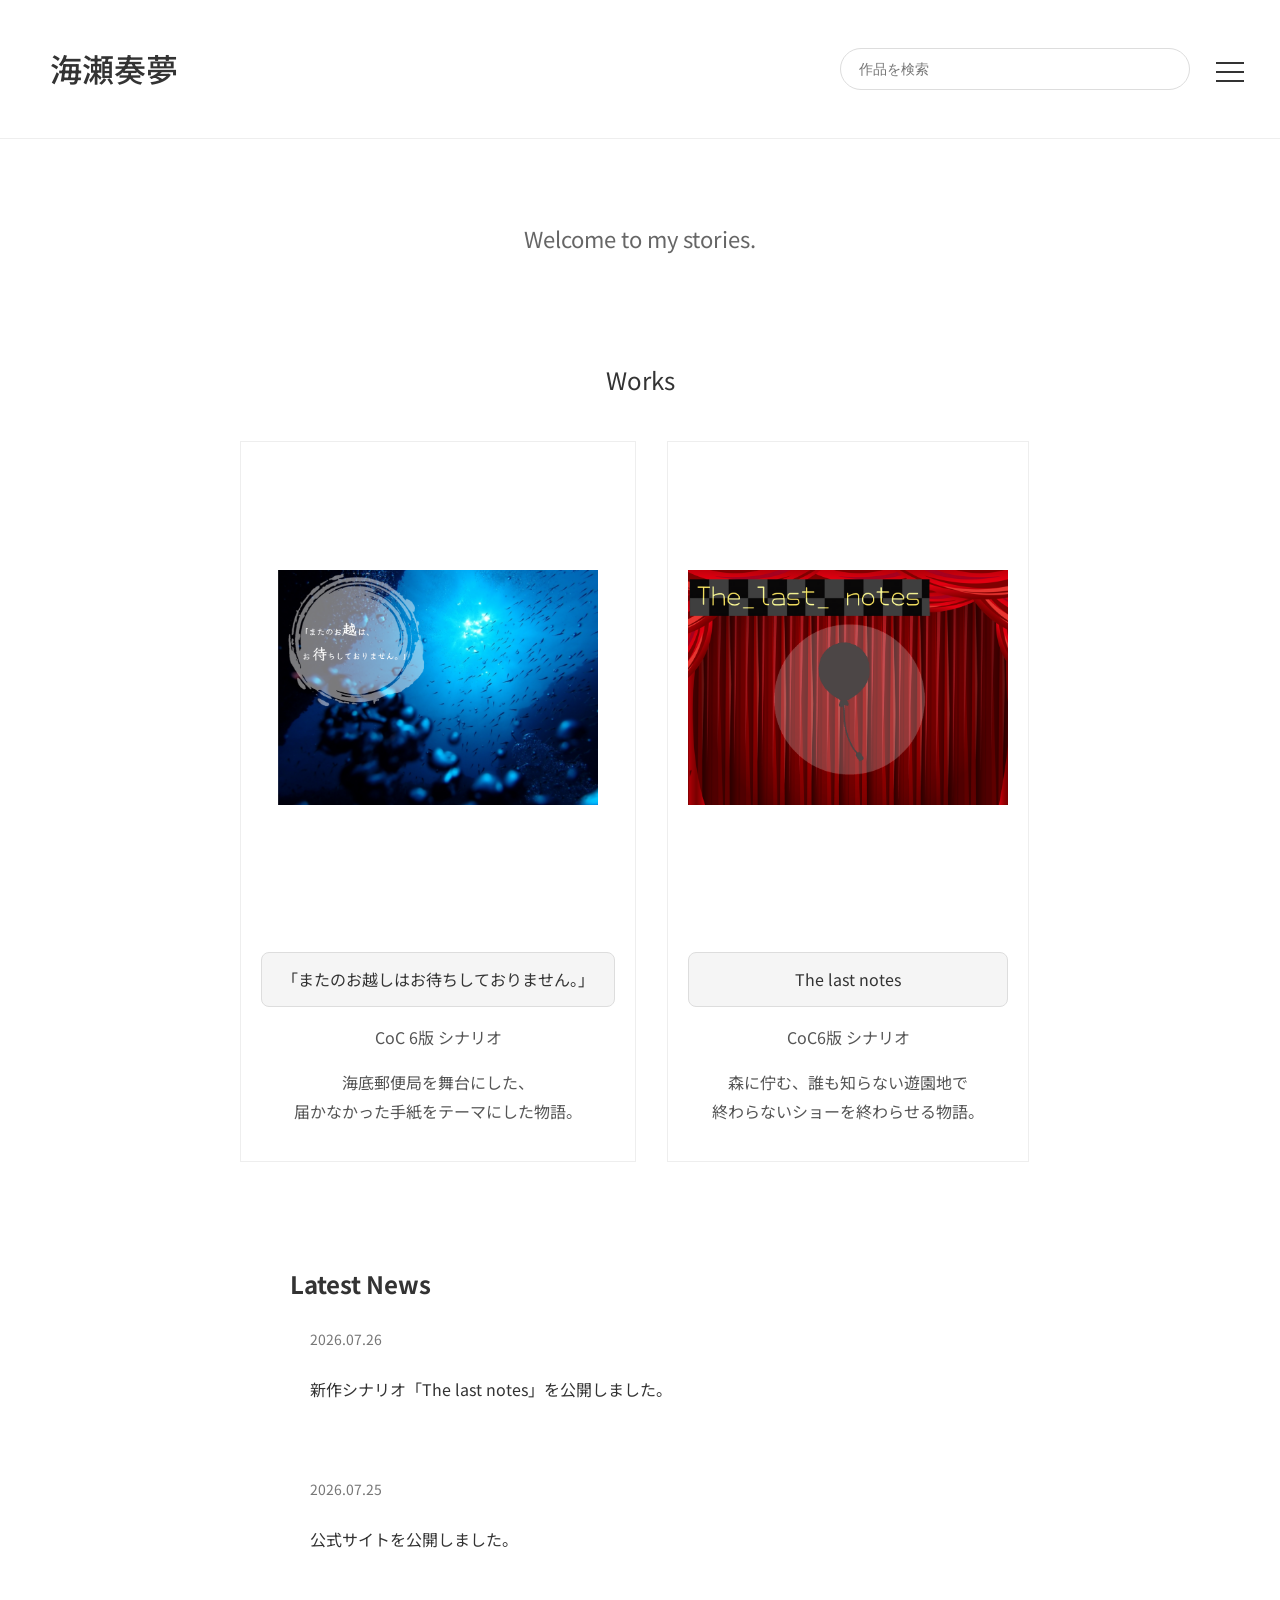
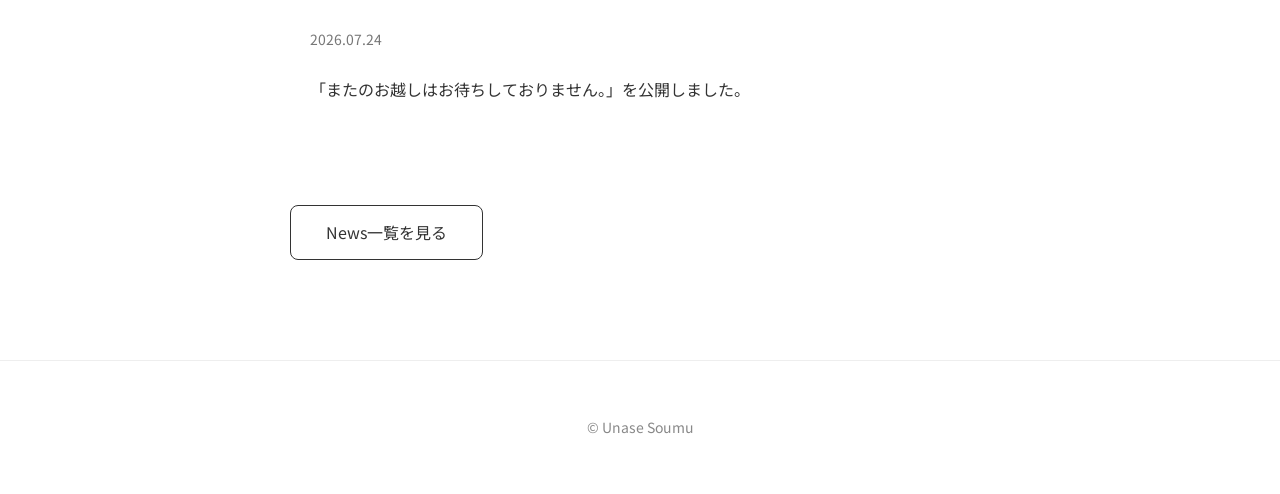
<file: index.html>
<!DOCTYPE html>
<html lang="ja">
<head>
    <meta charset="UTF-8">
    <link rel="icon" href="favicon.png">
    <meta name="viewport" content="width=device-width, initial-scale=1.0">
 <title>海瀬奏夢TRPG</title>
    <meta name="description" content="クトゥルフ神話TRPG6版ソロシナリオ『またのお越しはお待ちしておりません。』海底郵便局を舞台に、届かなかった手紙をテーマにした物語作品。">
    <link rel="preconnect" href="https://fonts.googleapis.com">
<link href="https://fonts.googleapis.com/css2?family=Noto+Sans+JP:wght@300;400;500&display=swap" rel="stylesheet">
    <link rel="stylesheet" href="style.css">
</head>

<body>

<header>

    <a href="index.html" class="logo">
         海瀬奏夢
    </a>


    <div class="search">
        <input 
        type="text" 
        id="searchInput" 
        placeholder="作品を検索">
    </div>


    <button class="menu-button" id="menuButton">
        <span></span>
        <span></span>
        <span></span>
    </button>


    <nav class="menu-panel" id="menuPanel">

        <a href="works.html">Works</a>
        <a href="world.html">World</a>
        <a href="about.html">About</a>
        <a href="news.html">News</a>
        <a href="request.html">Request</a>
        <a href="contact.html">Contact</a>

    </nav>

</header>
    <div id="searchResults"></div>

    <section class="hero">
    <p>Welcome to my stories.</p>
</section>
    <section class="works">

<h2>Works</h2>


<div class="work-card">

<a href="work1.html" class="work-link">

<div class="image-box">
<img src="images/mata-no-okoshi.png"
alt="またのお越しはお待ちしておりません。">
</div>

<div class="work-button">
「またのお越しはお待ちしておりません。」
</div>

</a>

<p>CoC 6版 シナリオ</p>

<p>
海底郵便局を舞台にした、<br>
届かなかった手紙をテーマにした物語。
</p>

</div>



<div class="work-card">

<a href="work2.html" class="work-link">

<div class="image-box">
<img src="images/the-last-notes.png"
alt="The last notes">
</div>

<div class="work-button the">
    The last notes
</div>

</a>

<p>CoC6版 シナリオ</p>

<p>
    森に佇む、誰も知らない遊園地で<br>
    終わらないショーを終わらせる物語。
</p>

</div>


</section>




<section class="news-preview">

    <h2>Latest News</h2>

    <div class="news-item">
        <p class="date">2026.07.26</p>
        <p>新作シナリオ「The last notes」を公開しました。</p>
    </div>

    <div class="news-item">
        <p class="date">2026.07.25</p>
        <p>公式サイトを公開しました。</p>
    </div>

    <div class="news-item">
        <p class="date">2026.07.24</p>
        <p>「またのお越しはお待ちしておりません。」を公開しました。</p>
    </div>

    <a href="news.html" class="button">
        News一覧を見る
    </a>

</section>


 <footer>

   <p>© Unase Soumu</p>

</footer>
    <script src="script.js"></script>
</body>
</html>
</file>
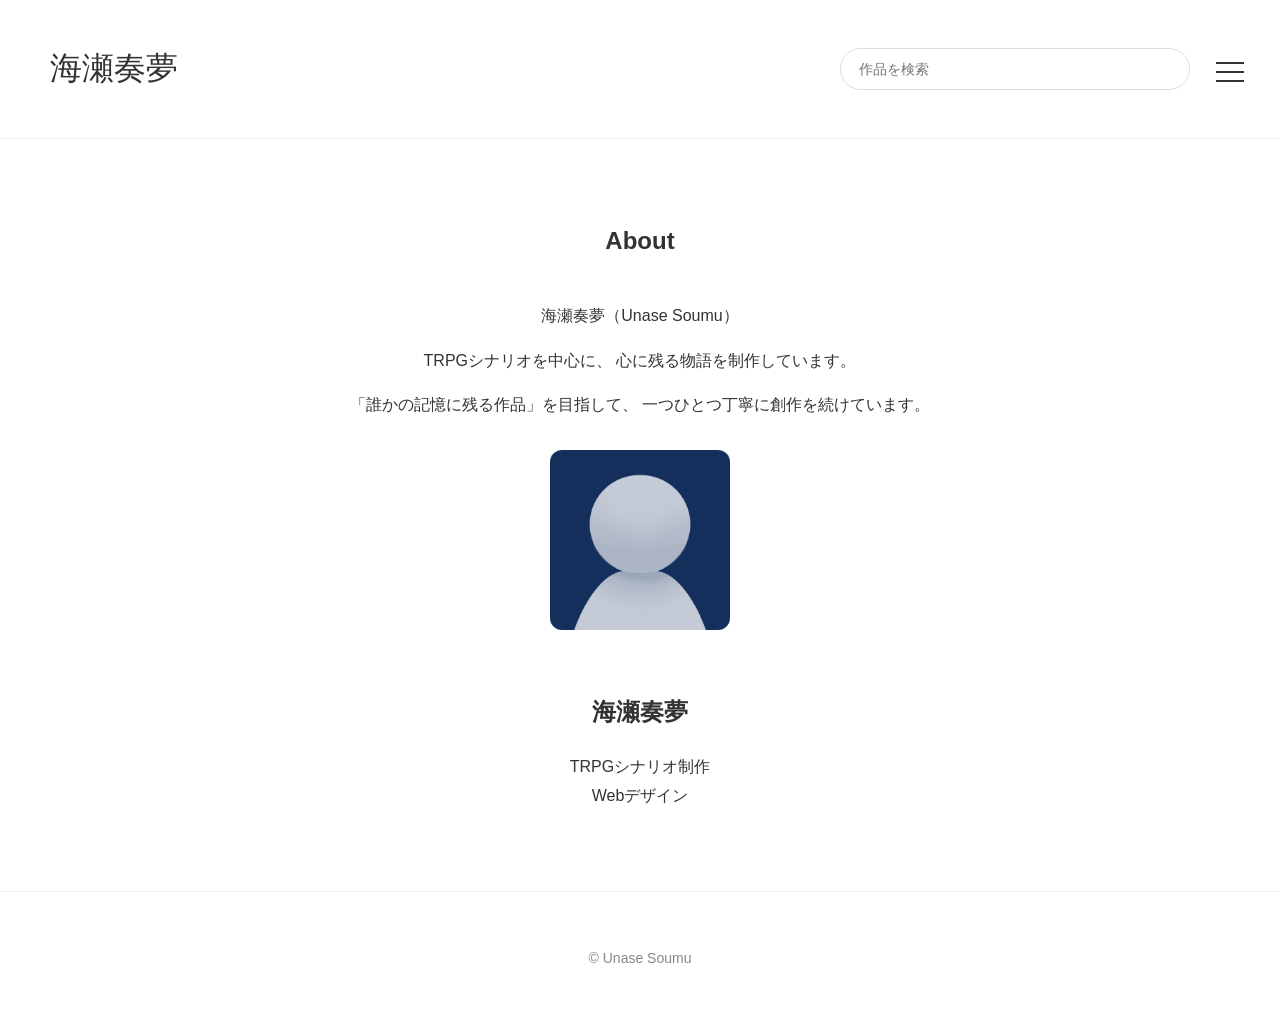
<file: about.html>
<!DOCTYPE html>
<html lang="ja">
<head>
    <meta charset="UTF-8">
    <meta name="viewport" content="width=device-width, initial-scale=1.0">
    <title>About｜海瀬奏夢</title>

    <link rel="stylesheet" href="style.css">
</head>

<body>

<header>

    <a href="index.html" class="logo">
        海瀬奏夢
    </a>
<div class="search">
    <input 
        type="text" 
        id="searchInput" 
        placeholder="作品を検索">
</div>

    <button class="menu-button" id="menuButton">

        <span></span>
        <span></span>
        <span></span>

    </button>


    <nav class="menu-panel" id="menuPanel">

        <a href="works.html">Works</a>
        <a href="world.html">World</a>
        <a href="about.html">About</a>
        <a href="news.html">News</a>
        <a href="request.html">Request</a>
        <a href="contact.html">Contact</a>

    </nav>

</header>
<section class="about-page">

<h1>About</h1>

<p>
海瀬奏夢（Unase Soumu）
</p>

<p>
TRPGシナリオを中心に、
心に残る物語を制作しています。
</p>

<p>
「誰かの記憶に残る作品」を目指して、
一つひとつ丁寧に創作を続けています。
</p>

<div class="profile-card">

    <img src="images/海瀬奏夢" alt="海瀬奏夢">

    <h2>海瀬奏夢</h2>

    <p>
    TRPGシナリオ制作<br>
    Webデザイン
    </p>


  

</div>

</section>

<footer>

<p>© Unase Soumu</p>

</footer>
<script src="./script.js"></script>
</body>
</html>
</file>
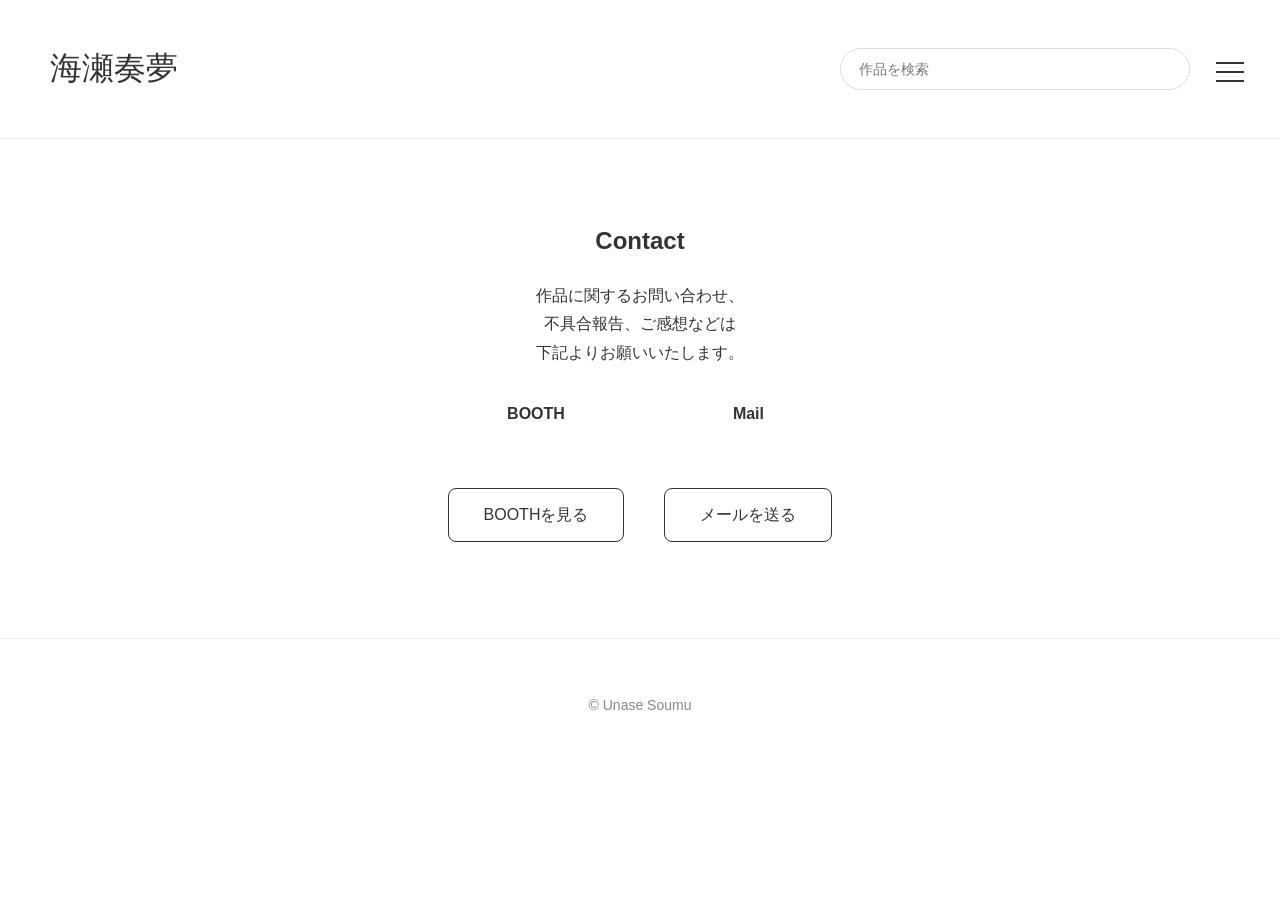
<file: contact.html>
<!DOCTYPE html>
<html lang="ja">
<head>
    <meta charset="UTF-8">
    <meta name="viewport" content="width=device-width, initial-scale=1.0">
    <title>Contact｜海瀬奏夢</title>

    <link rel="stylesheet" href="style.css">
</head>

<body>

<header>

    <a href="index.html" class="logo">
        海瀬奏夢
    </a>
<div class="search">
    <input 
        type="text" 
        id="searchInput" 
        placeholder="作品を検索">
</div>

    <button class="menu-button" id="menuButton">

        <span></span>
        <span></span>
        <span></span>

    </button>


    <nav class="menu-panel" id="menuPanel">

        <a href="works.html">Works</a>
        <a href="world.html">World</a>
        <a href="about.html">About</a>
        <a href="news.html">News</a>
        <a href="request.html">Request</a>
        <a href="contact.html">Contact</a>

    </nav>

</header>

<section class="contact-page">

    <h1>Contact</h1>

    <p>
        作品に関するお問い合わせ、<br>
        不具合報告、ご感想などは<br>
        下記よりお願いいたします。
    </p>

    <div class="contact-list">

        <p>
            <strong>BOOTH</strong><br><br>

            <a href="https://unase.booth.pm/" class="button" target="_blank">
                BOOTHを見る
            </a>
        </p>

        <p>
            <strong>Mail</strong><br><br>

            <a href="mailto:unasesoumu@gmail.com" class="button">
                メールを送る
            </a>
        </p>

    </div>

</section>

<footer>
    <p>© Unase Soumu</p>
</footer>
<script src="./script.js"></script>
</body>
</html>
</file>
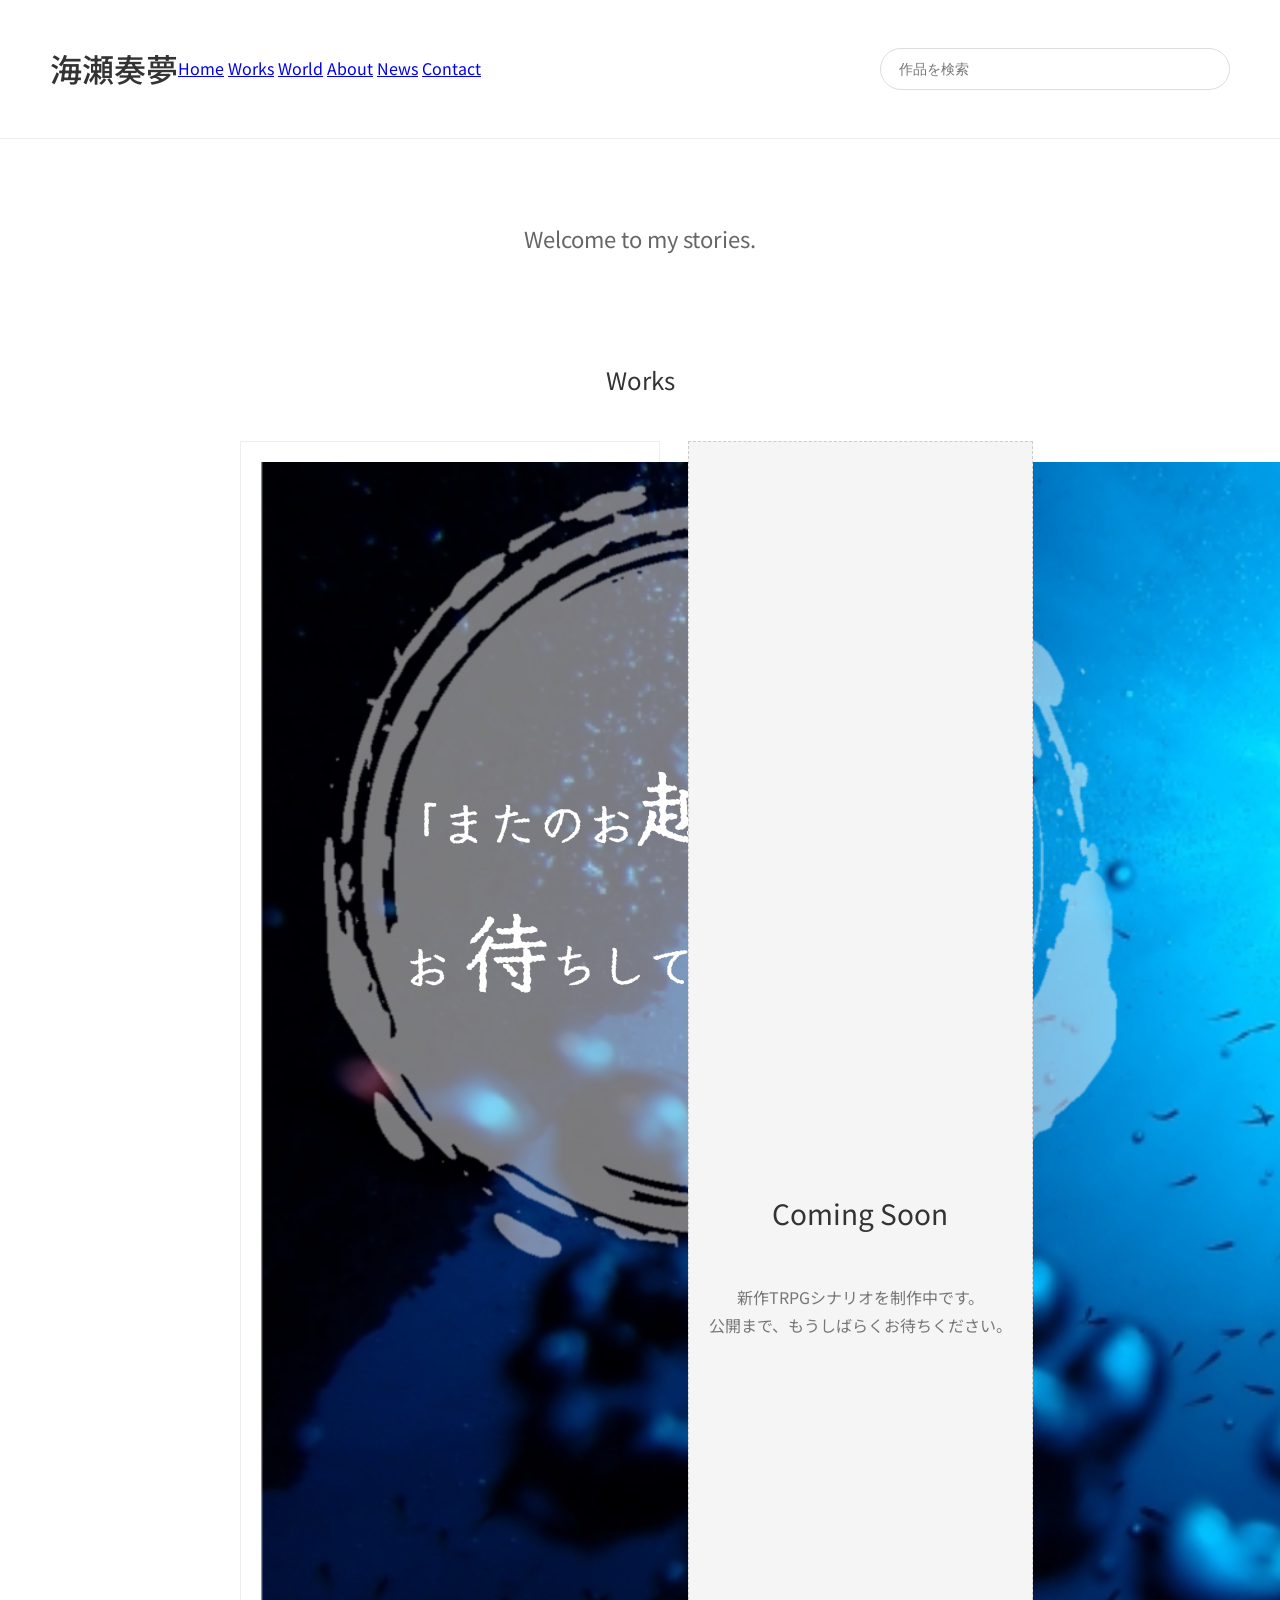
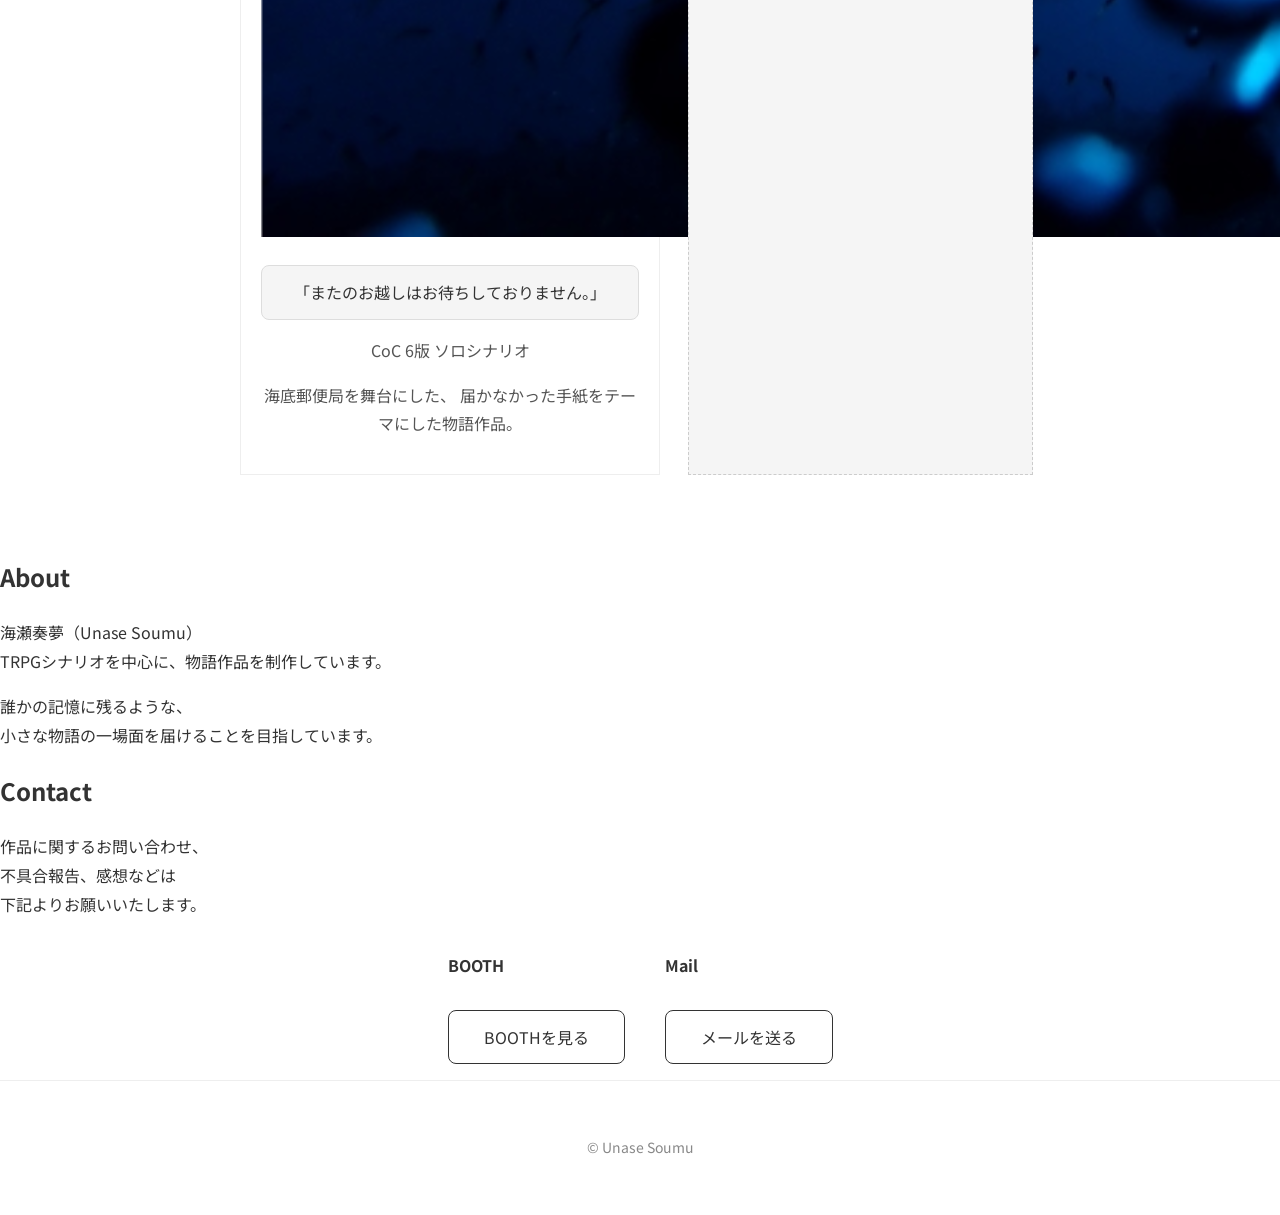
<file: index_old.html>
<!DOCTYPE html>
<html lang="ja">
<head>
    <meta charset="UTF-8">
    <link rel="icon" href="favicon.png">
    <meta name="viewport" content="width=device-width, initial-scale=1.0">
 <title>海瀬奏夢｜TRPGシナリオ</title>
    <meta name="description" content="クトゥルフ神話TRPG6版ソロシナリオ『またのお越しはお待ちしておりません。』海底郵便局を舞台に、届かなかった手紙をテーマにした物語作品。">
    <link rel="preconnect" href="https://fonts.googleapis.com">
<link href="https://fonts.googleapis.com/css2?family=Noto+Sans+JP:wght@300;400;500&display=swap" rel="stylesheet">
    <link rel="stylesheet" href="style.css">
</head>

<body>

<header>

    <a href="index.html" class="logo">
         海瀬奏夢
    </a>

    <nav class="menu">

        <a href="index.html">Home</a>
        <a href="works.html">Works</a>
        <a href="world.html">World</a>
        <a href="about.html">About</a>
        <a href="news.html">News</a>
        <a href="contact.html">Contact</a>

    </nav>

    <div class="search">

        <input
        id="searchInput"
        type="text"
        placeholder="作品を検索">

    </div>

</header>
    <div id="searchResults"></div>

    <section class="hero">
    <p>Welcome to my stories.</p>
</section>
    
<section class="works">

    <h2>Works</h2>

<div class="work-card" data-name="またのお越しはお待ちしておりません CoC6版 ソロシナリオ 海底郵便局">
  <a href="work1.html" class="work-link">

    <img src="images/mata-no-okoshi.png" alt="「またのお越しはお待ちしておりません。」">

    <div class="work-button">
        「またのお越しはお待ちしておりません。」
    </div>

</a>

    <p>CoC 6版 ソロシナリオ</p>

    <p>
        海底郵便局を舞台にした、
        届かなかった手紙をテーマにした物語作品。
    </p>

</div>
<div class="work-card coming-soon">

    <h3>Coming Soon</h3>

    <p>
        新作TRPGシナリオを制作中です。<br>
        公開まで、もうしばらくお待ちください。
    </p>

</div>
</section>
<section class="about">

    <h2>About</h2>

    <p>
        海瀬奏夢（Unase Soumu）<br>
        TRPGシナリオを中心に、物語作品を制作しています。
    </p>

    <p>
        誰かの記憶に残るような、<br>
        小さな物語の一場面を届けることを目指しています。
    </p>

</section>
<section class="contact">

    <h2>Contact</h2>

    <p>
        作品に関するお問い合わせ、<br>
        不具合報告、感想などは<br>
        下記よりお願いいたします。
    </p>

    <div class="contact-list">

<p>
    <strong>BOOTH</strong><br>

    <a href="https://unase.booth.pm/" class="button" target="_blank">
        BOOTHを見る
    </a>

</p>
<p>
    <strong>Mail</strong><br>

    <a href="mailto:unasesoumu@gmail.com" class="button">
        メールを送る
    </a>

</p>

    </div>

</section>
 <footer>

   <p>© Unase Soumu</p>
</file>
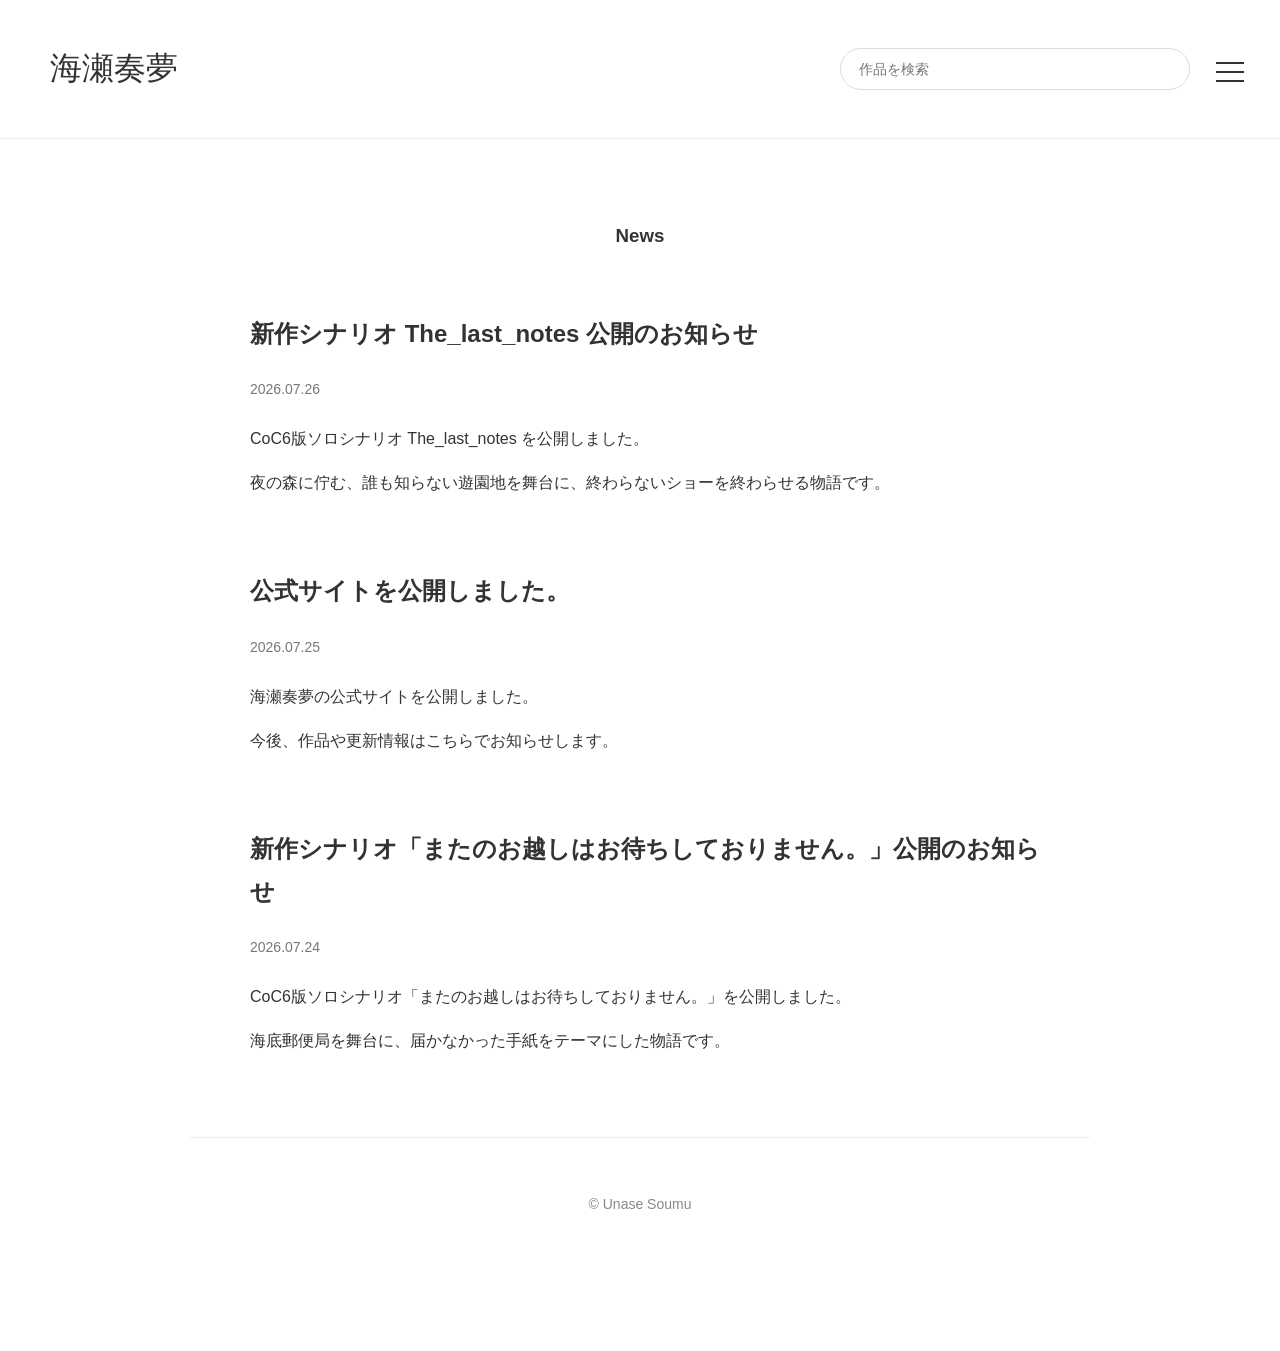
<file: news.html>
<!DOCTYPE html>
<html lang="ja">
<head>
    <meta charset="UTF-8">
    <meta name="viewport" content="width=device-width, initial-scale=1.0">
    <title>News｜海瀬奏夢</title>

    <link rel="stylesheet" href="style.css">
</head>

<body>

<header>

    <a href="index.html" class="logo">
        海瀬奏夢
    </a>
<div class="search">
    <input 
        type="text" 
        id="searchInput" 
        placeholder="作品を検索">
</div>

    <button class="menu-button" id="menuButton">

        <span></span>
        <span></span>
        <span></span>

    </button>


    <nav class="menu-panel" id="menuPanel">

        <a href="works.html">Works</a>
        <a href="world.html">World</a>
        <a href="about.html">About</a>
        <a href="news.html">News</a>
        <a href="request.html">Request</a>
        <a href="contact.html">Contact</a>

    </nav>

</header>
<section class="news-page">


<section class="news-page">

<h1>News</h1>

<div class="news-item">
    <h2>新作シナリオ The_last_notes 公開のお知らせ</h2>
    <p class="date">2026.07.26</p>
    <p>CoC6版ソロシナリオ The_last_notes を公開しました。</p>
    <p>夜の森に佇む、誰も知らない遊園地を舞台に、終わらないショーを終わらせる物語です。</p>
</div>
    <div class="news-item">
    <h2>公式サイトを公開しました。</h2>
    <p class="date">2026.07.25</p>
    <p>海瀬奏夢の公式サイトを公開しました。</p>
    <p>今後、作品や更新情報はこちらでお知らせします。</p>
</div>
<div class="news-item">
    <h2>新作シナリオ「またのお越しはお待ちしておりません。」公開のお知らせ</h2>
    <p class="date">2026.07.24</p>
    <p>CoC6版ソロシナリオ「またのお越しはお待ちしておりません。」を公開しました。</p>
    <p>海底郵便局を舞台に、届かなかった手紙をテーマにした物語です。</p>
</div>


</section>

<footer>
<p>© Unase Soumu</p>
</footer>
<script src="./script.js"></script>
</body>
</html>
</file>
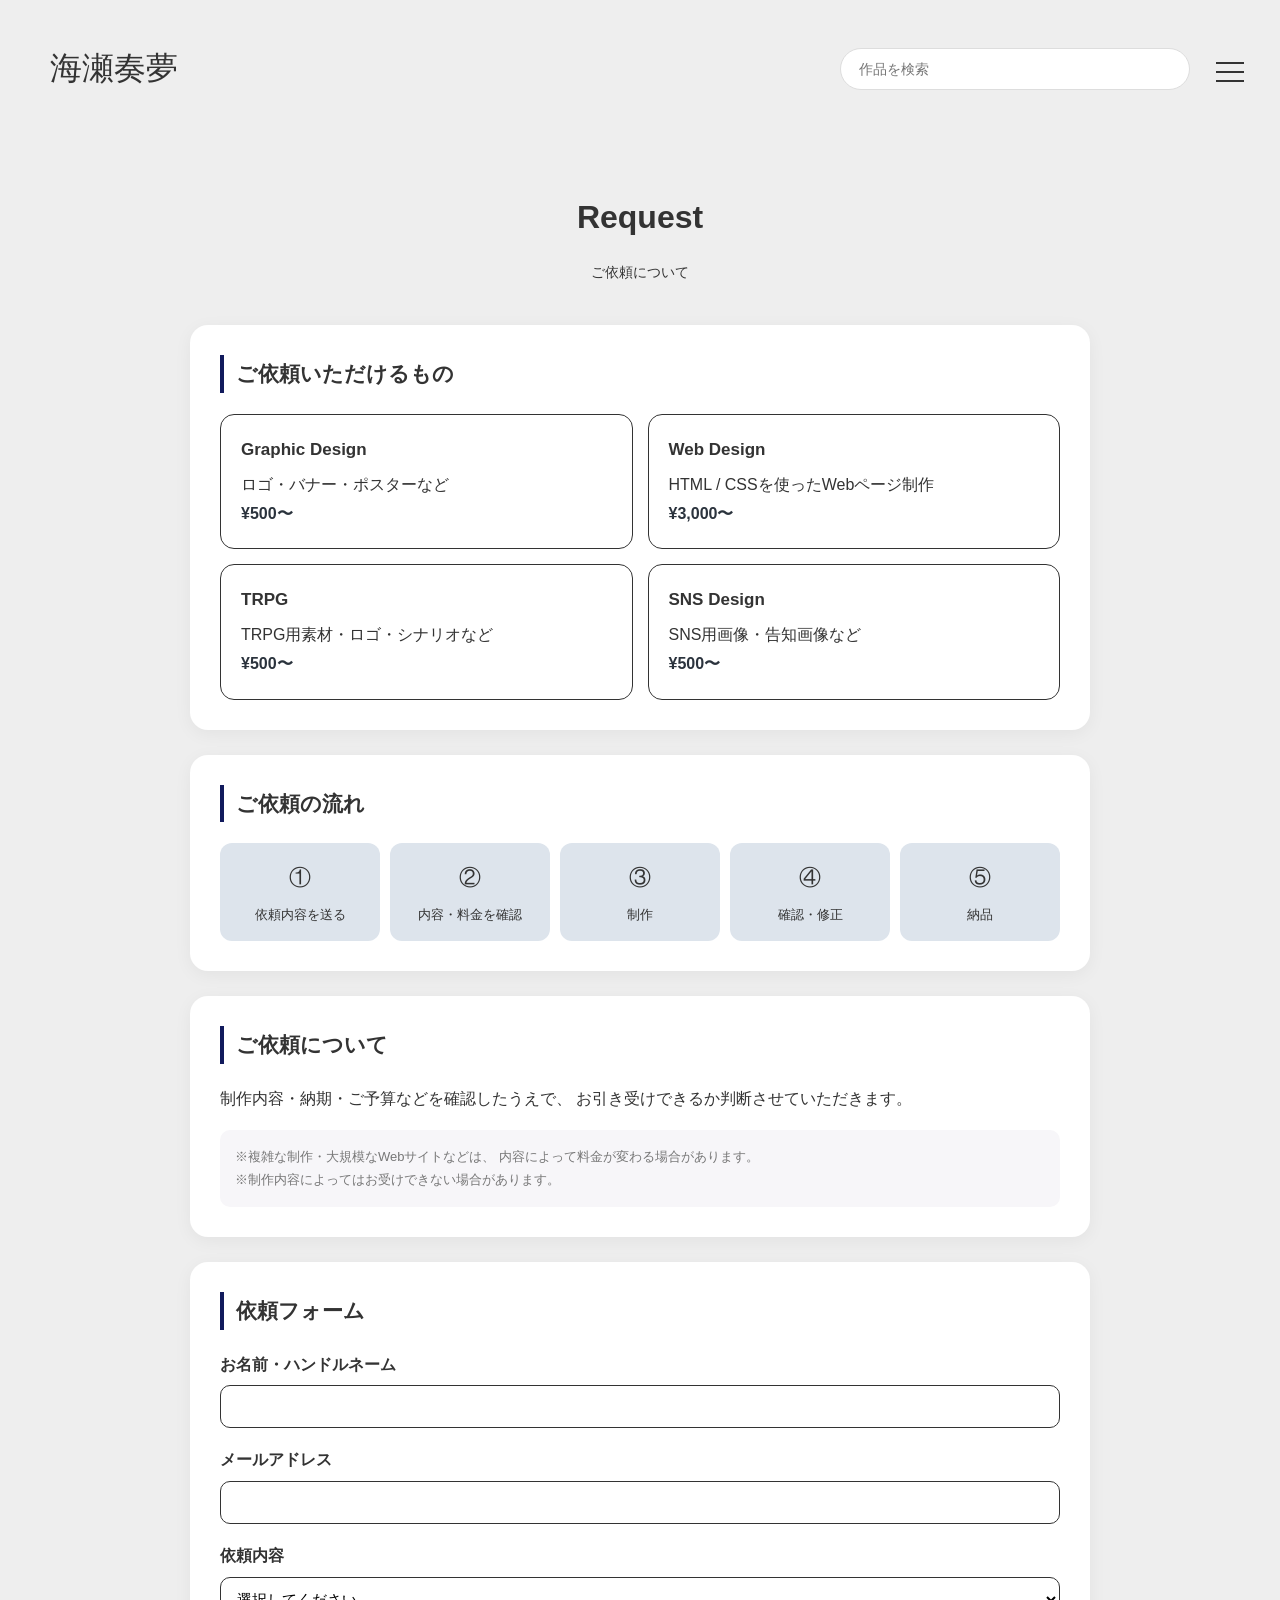
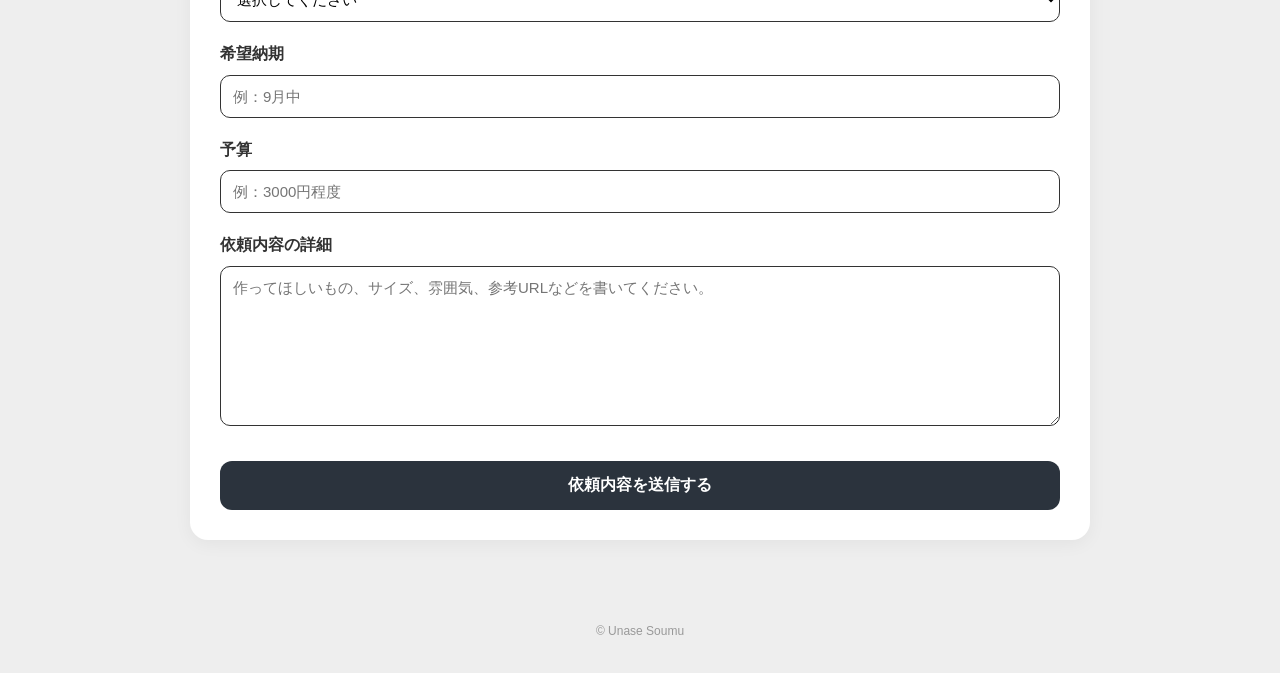
<file: request.html>
<!DOCTYPE html>
<html lang="ja">
<head>

  <meta charset="UTF-8">
  <meta name="viewport" content="width=device-width, initial-scale=1.0">

  <title>ご依頼 | 海瀬奏夢</title>

  <link rel="stylesheet" href="style.css">

  <style>

    * {
      box-sizing: border-box;
    }

    body {
      margin: 0;
      font-family:
        "Noto Sans JP",
        "Hiragino Kaku Gothic ProN",
        sans-serif;
      background: #eeeeee;
      color: #333;
      line-height: 1.8;
    }

    main {
      width: min(900px, 92%);
      margin: 50px auto;
    }

    .title {
      text-align: center;
      margin-bottom: 40px;
    }

    .title h2 {
      font-size: 32px;
      margin-bottom: 5px;
    }

    .title p {
      color: #333;
      font-size: 14px;
    }

    section {
      background: white;
      padding: 30px;
      margin-bottom: 25px;
      border-radius: 18px;
      box-shadow: 0 4px 18px rgba(0,0,0,0.05);
    }

    section h3 {
      margin-top: 0;
      font-size: 21px;
      border-left: 4px solid #111a5c;
      padding-left: 12px;
      color: #333;
    }

    .menu {
      display: grid;
      grid-template-columns: repeat(2, 1fr);
      gap: 15px;
    }

    .menu-item {
      padding: 20px;
      border: 1px solid #333;
      border-radius: 14px;
      background: #ffffff;
    }

    .menu-item strong {
      display: block;
      font-size: 17px;
      margin-bottom: 5px;
    }

    .price {
      color: #2b333d;
      font-weight: bold;
    }

    .flow {
      display: flex;
      justify-content: space-between;
      gap: 10px;
      text-align: center;
    }

    .flow div {
      flex: 1;
      padding: 15px 5px;
      background: #dde4ec;
      border-radius: 12px;
      font-size: 13px;
    }

    .flow span {
      display: block;
      font-size: 22px;
      margin-bottom: 5px;
    }

    label {
      display: block;
      margin-top: 18px;
      margin-bottom: 6px;
      font-weight: bold;
    }

 #requestForm input,
#requestForm select,
#requestForm textarea {
      width: 100%;
      padding: 12px;
      border: 1px solid #333;
      border-radius: 10px;
      font-size: 15px;
      font-family: inherit;
      background: #fff;
    }

    textarea {
      min-height: 160px;
      resize: vertical;
    }

    /* 依頼フォームの送信ボタンだけ */
    #requestForm button {
      width: 100%;
      margin-top: 25px;
      padding: 14px;
      border: none;
      border-radius: 12px;
      background: #2b333d;
      color: white;
      font-size: 16px;
      font-weight: bold;
      cursor: pointer;
    }

    #requestForm button:hover {
      opacity: 0.85;
    }

    .note {
      font-size: 13px;
      color: #777;
      background: #f7f6f9;
      padding: 15px;
      border-radius: 10px;
    }

    footer {
      text-align: center;
      padding: 30px;
      color: #999;
      font-size: 12px;
    }

    @media (max-width: 600px) {

      .menu {
        grid-template-columns: 1fr;
      }

      .flow {
        flex-direction: column;
      }

      section {
        padding: 22px;
      }

      .title h2 {
        font-size: 27px;
      }

    }
/* =========================
   Requestの検索バー
   Works・ホームと同じサイズ
========================= */

header .search input {
    width: 350px;
    height: 42px;
    padding: 10px 18px;
    box-sizing: border-box;
}

@media (max-width: 600px) {

    header .search input {
        width: 160px;
        height: 42px;
        padding: 10px 18px;
        box-sizing: border-box;
    }

}
  </style>

</head>

<body>

<header>

    <a href="index.html" class="logo">
        海瀬奏夢
    </a>

    <div class="search">
        <input 
            type="text" 
            id="searchInput" 
            placeholder="作品を検索">
    </div>

    <button class="menu-button" id="menuButton" type="button">

        <span></span>
        <span></span>
        <span></span>

    </button>

    <nav class="menu-panel" id="menuPanel">

        <a href="works.html">Works</a>
        <a href="world.html">World</a>
        <a href="about.html">About</a>
        <a href="news.html">News</a>
      <a href="request.html">Request</a>
        <a href="contact.html">Contact</a>


    </nav>

</header>


<main>

  <div class="title">
    <h2>Request</h2>
    <p>ご依頼について</p>
  </div>


  <section>

    <h3>ご依頼いただけるもの</h3>

    <div class="menu">

      <div class="menu-item">

        <strong>Graphic Design</strong>

        ロゴ・バナー・ポスターなど

        <div class="price">
          ¥500〜
        </div>

      </div>


      <div class="menu-item">

        <strong>Web Design</strong>

        HTML / CSSを使ったWebページ制作

        <div class="price">
          ¥3,000〜
        </div>

      </div>


      <div class="menu-item">

        <strong>TRPG</strong>

        TRPG用素材・ロゴ・シナリオなど

        <div class="price">
          ¥500〜
        </div>

      </div>


      <div class="menu-item">

        <strong>SNS Design</strong>

        SNS用画像・告知画像など

        <div class="price">
          ¥500〜
        </div>

      </div>

    </div>

  </section>


  <section>

    <h3>ご依頼の流れ</h3>

    <div class="flow">

      <div>
        <span>①</span>
        依頼内容を送る
      </div>

      <div>
        <span>②</span>
        内容・料金を確認
      </div>

      <div>
        <span>③</span>
        制作
      </div>

      <div>
        <span>④</span>
        確認・修正
      </div>

      <div>
        <span>⑤</span>
        納品
      </div>

    </div>

  </section>


  <section>

    <h3>ご依頼について</h3>

    <p>
      制作内容・納期・ご予算などを確認したうえで、
      お引き受けできるか判断させていただきます。
    </p>

    <div class="note">

      ※複雑な制作・大規模なWebサイトなどは、
      内容によって料金が変わる場合があります。

      <br>

      ※制作内容によってはお受けできない場合があります。

    </div>

  </section>


  <section>

    <h3>依頼フォーム</h3>

    <form id="requestForm">

      <label>お名前・ハンドルネーム</label>

      <input
        type="text"
        id="name"
        required
      >


      <label>メールアドレス</label>

      <input
        type="email"
        id="email"
        required
      >


      <label>依頼内容</label>

      <select id="type" required>

        <option value="">
          選択してください
        </option>

        <option>
          グラフィックデザイン
        </option>

        <option>
          Web制作
        </option>

        <option>
          TRPG素材
        </option>

        <option>
          SNS画像
        </option>

        <option>
          その他
        </option>

      </select>


      <label>希望納期</label>

      <input
        type="text"
        id="deadline"
        placeholder="例：9月中"
      >


      <label>予算</label>

      <input
        type="text"
        id="budget"
        placeholder="例：3000円程度"
      >


      <label>依頼内容の詳細</label>

      <textarea
        id="message"
        required
        placeholder="作ってほしいもの、サイズ、雰囲気、参考URLなどを書いてください。"
      ></textarea>


      <button type="submit">
        依頼内容を送信する
      </button>

    </form>

  </section>

</main>


<footer>
  © Unase Soumu
</footer>


<script>

  document
    .getElementById("requestForm")
    .addEventListener("submit", function(event) {

      event.preventDefault();

      const name =
        document.getElementById("name").value;

      const email =
        document.getElementById("email").value;

      const type =
        document.getElementById("type").value;

      const deadline =
        document.getElementById("deadline").value;

      const budget =
        document.getElementById("budget").value;

      const message =
        document.getElementById("message").value;


      const subject =
        encodeURIComponent("【依頼】" + type);


      const body =
        encodeURIComponent(
          "お名前：" + name + "\n" +
          "メールアドレス：" + email + "\n" +
          "依頼内容：" + type + "\n" +
          "希望納期：" + deadline + "\n" +
          "予算：" + budget + "\n\n" +
          "詳細：\n" + message
        );


      const myEmail =
        "liannaidanshenggu17@gmail.com";


      window.location.href =
        "mailto:" + myEmail +
        "?subject=" + subject +
        "&body=" + body;

  });

</script>


<script src="./script.js"></script>

</body>
</html>
</file>
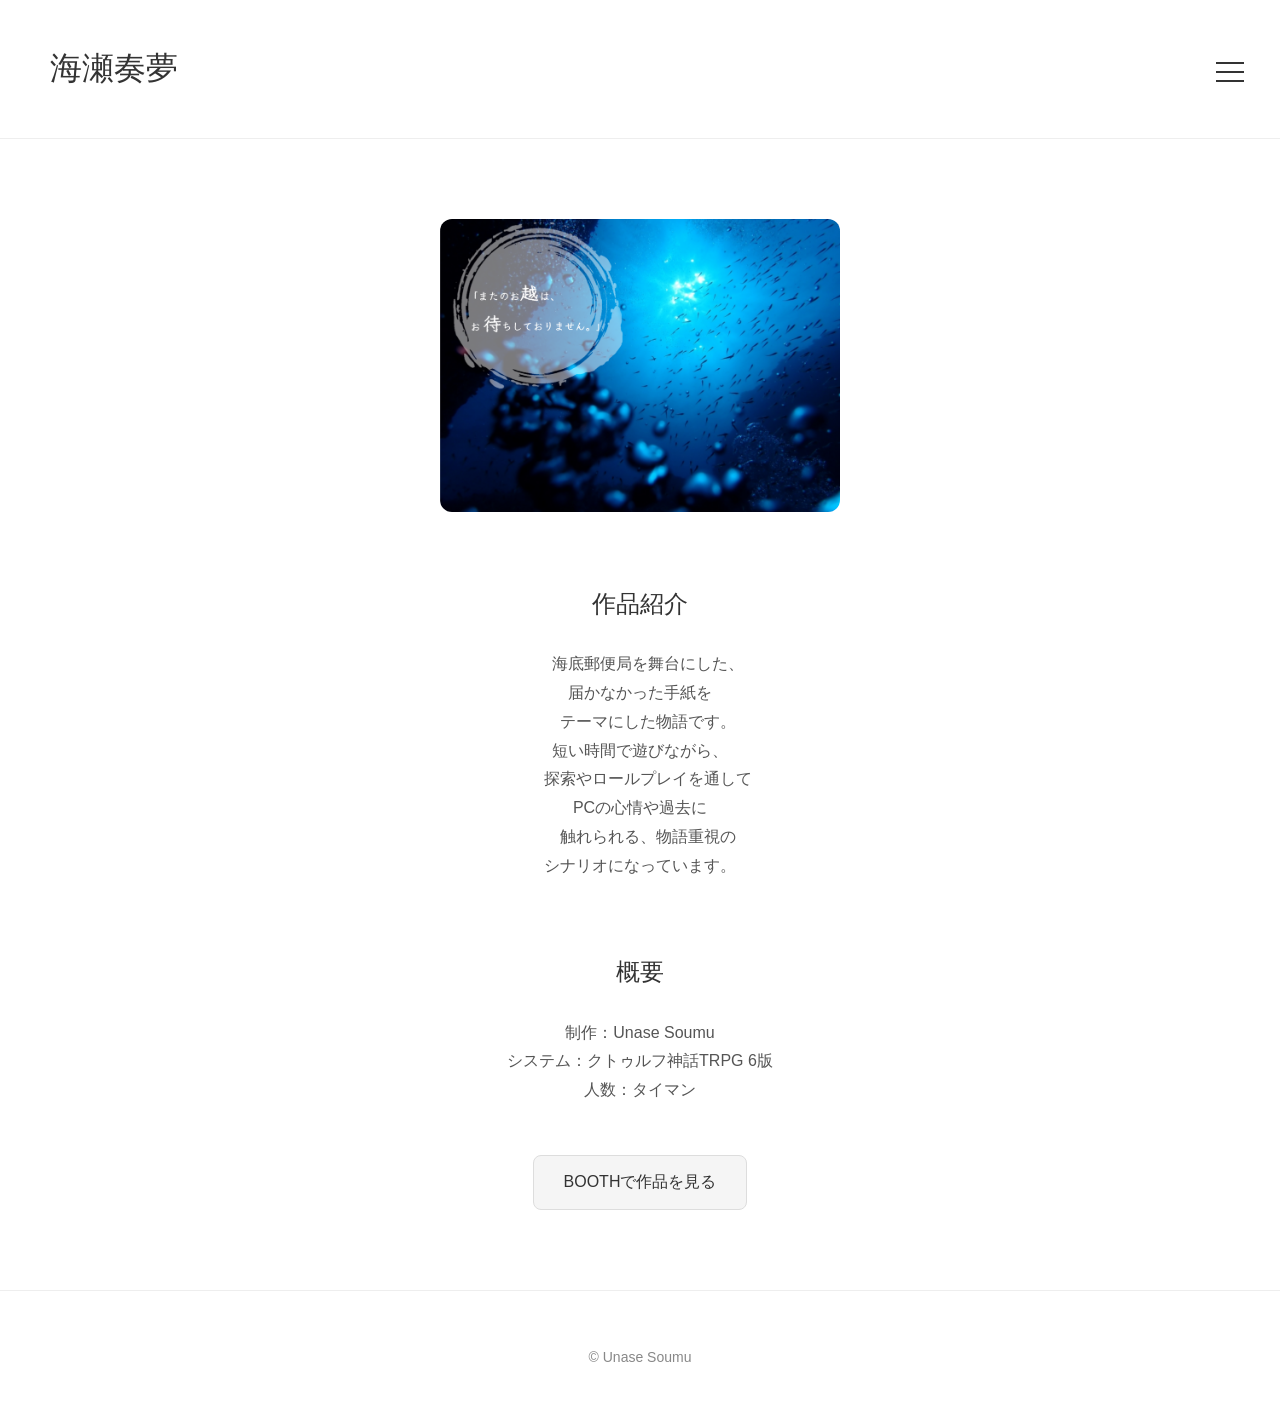
<file: work1.html>
<!DOCTYPE html>
<html lang="ja">

<head>
    <meta charset="UTF-8">
    <meta name="viewport" content="width=device-width, initial-scale=1.0">

    <title>「またのお越しはお待ちしておりません。」</title>

    <link rel="stylesheet" href="style.css">
</head>


<body>

<header>

    <a href="index.html" class="logo">
        海瀬奏夢
    </a>

    <button class="menu-button" id="menuButton" type="button">
        <span></span>
        <span></span>
        <span></span>
    </button>

    <nav class="menu-panel" id="menuPanel">

        <a href="works.html">Works</a>
        <a href="world.html">World</a>
        <a href="about.html">About</a>
        <a href="news.html">News</a>
        <a href="contact.html">Contact</a>

    </nav>

</header>


<section class="work-detail">

    <img src="images/mata-no-okoshi.png" alt="「またのお越しはお待ちしておりません。」">


    <h2>作品紹介</h2>
<p>
　海底郵便局を舞台にした、<br>
    届かなかった手紙を<br>
　テーマにした物語です。<br>
    短い時間で遊びながら、<br>
　探索やロールプレイを通して<br>
    PCの心情や過去に<br>
　触れられる、物語重視の<br>
    シナリオになっています。
</p>  


    <h2>概要</h2>

    <p>
        制作：Unase Soumu<br>
        システム：クトゥルフ神話TRPG 6版<br>
        人数：タイマン
    </p>
<a href="https://unase.booth.pm/items/8573616" class="booth-button" target="_blank" rel="noopener">
    BOOTHで作品を見る
</a>

</section>


<footer>
    <p>© Unase Soumu</p>
</footer>

<script src="script.js"></script>
</body>

</html>
</file>
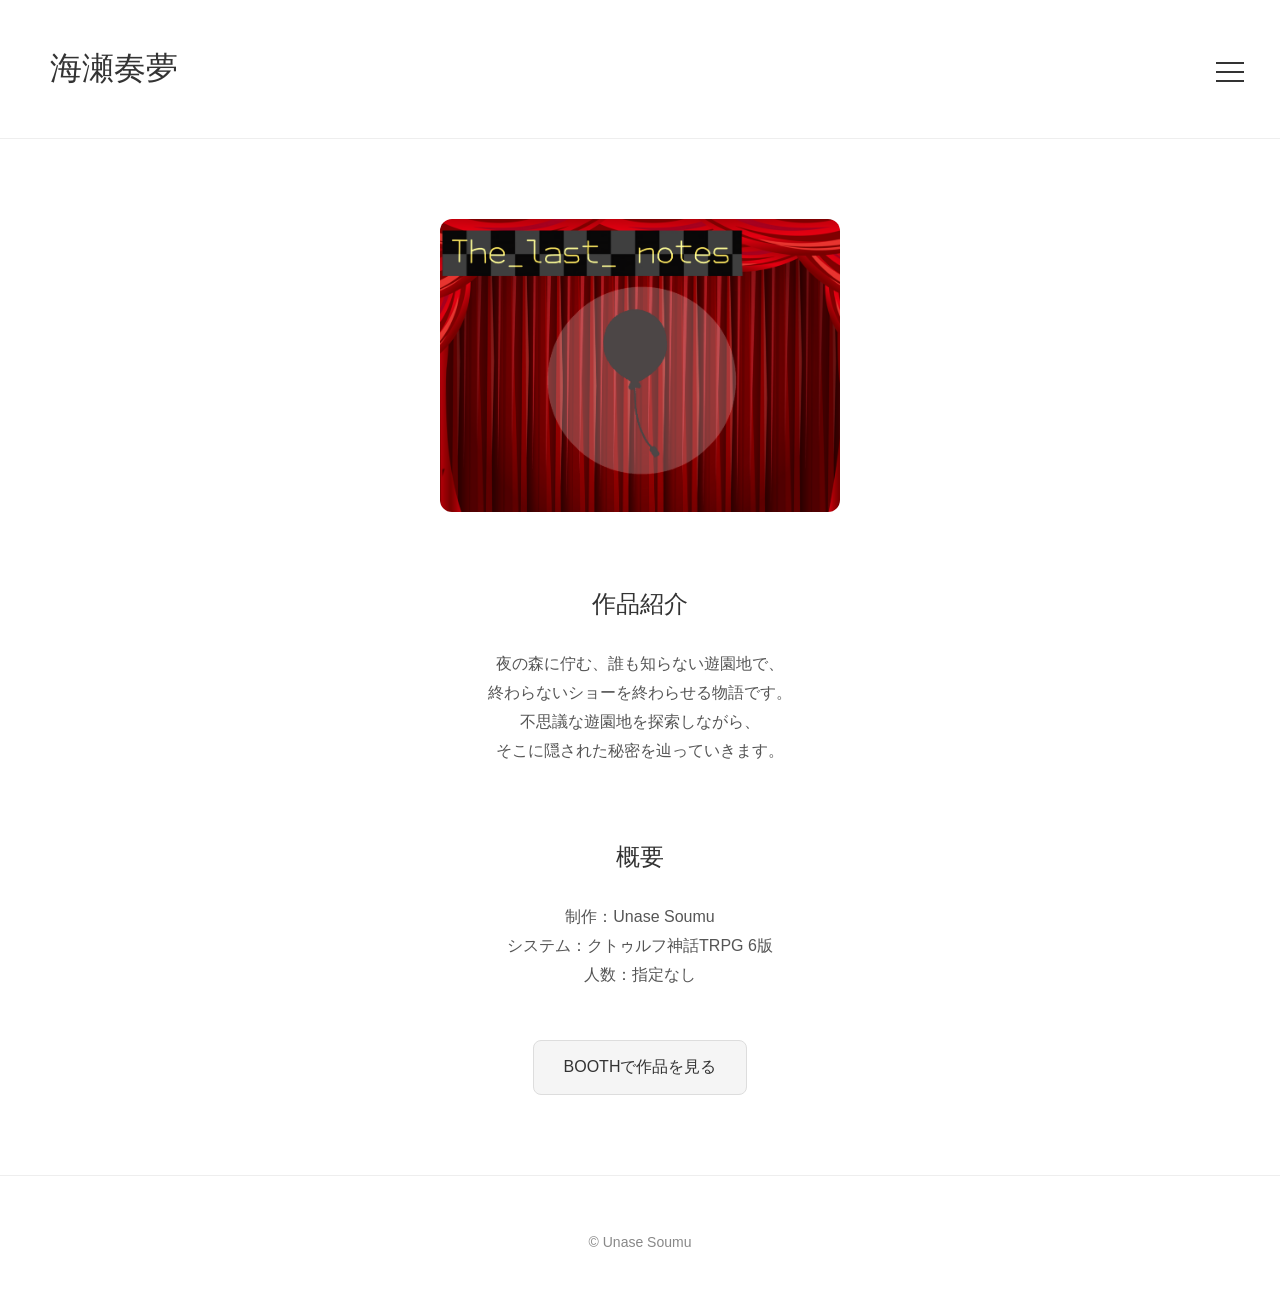
<file: work2.html>
<!DOCTYPE html>
<html lang="ja">
<head>
<meta charset="UTF-8">
<meta name="viewport" content="width=device-width, initial-scale=1.0">
<title>The last notes｜海瀬奏夢</title>

<link rel="stylesheet" href="style.css">
</head>

<body>



<header>

    <a href="index.html" class="logo">
        海瀬奏夢
    </a>

    <button class="menu-button" id="menuButton" type="button">
        <span></span>
        <span></span>
        <span></span>
    </button>

    <nav class="menu-panel" id="menuPanel">

        <a href="works.html">Works</a>
        <a href="world.html">World</a>
        <a href="about.html">About</a>
        <a href="news.html">News</a>
        <a href="contact.html">Contact</a>

    </nav>



</header>
  
<main class="work-detail">

<img src="images/the-last-notes.png" alt="The last notes">

<h2>作品紹介</h2>

<p>
夜の森に佇む、誰も知らない遊園地で、<br>
    終わらないショーを終わらせる物語です。<br>
    不思議な遊園地を探索しながら、 <br>
    そこに隠された秘密を辿っていきます。
</p>
<h2>概要</h2>

<p>
制作：Unase Soumu<br>
システム：クトゥルフ神話TRPG 6版<br>
人数：指定なし
</p>
<a href="https://unase.booth.pm/items/8654022" class="booth-button" target="_blank" rel="noopener">
    BOOTHで作品を見る
</a>
</main>

<footer>
    <p>© Unase Soumu</p>
</footer>

<script src="script.js"></script>

</body>
</html>
</file>
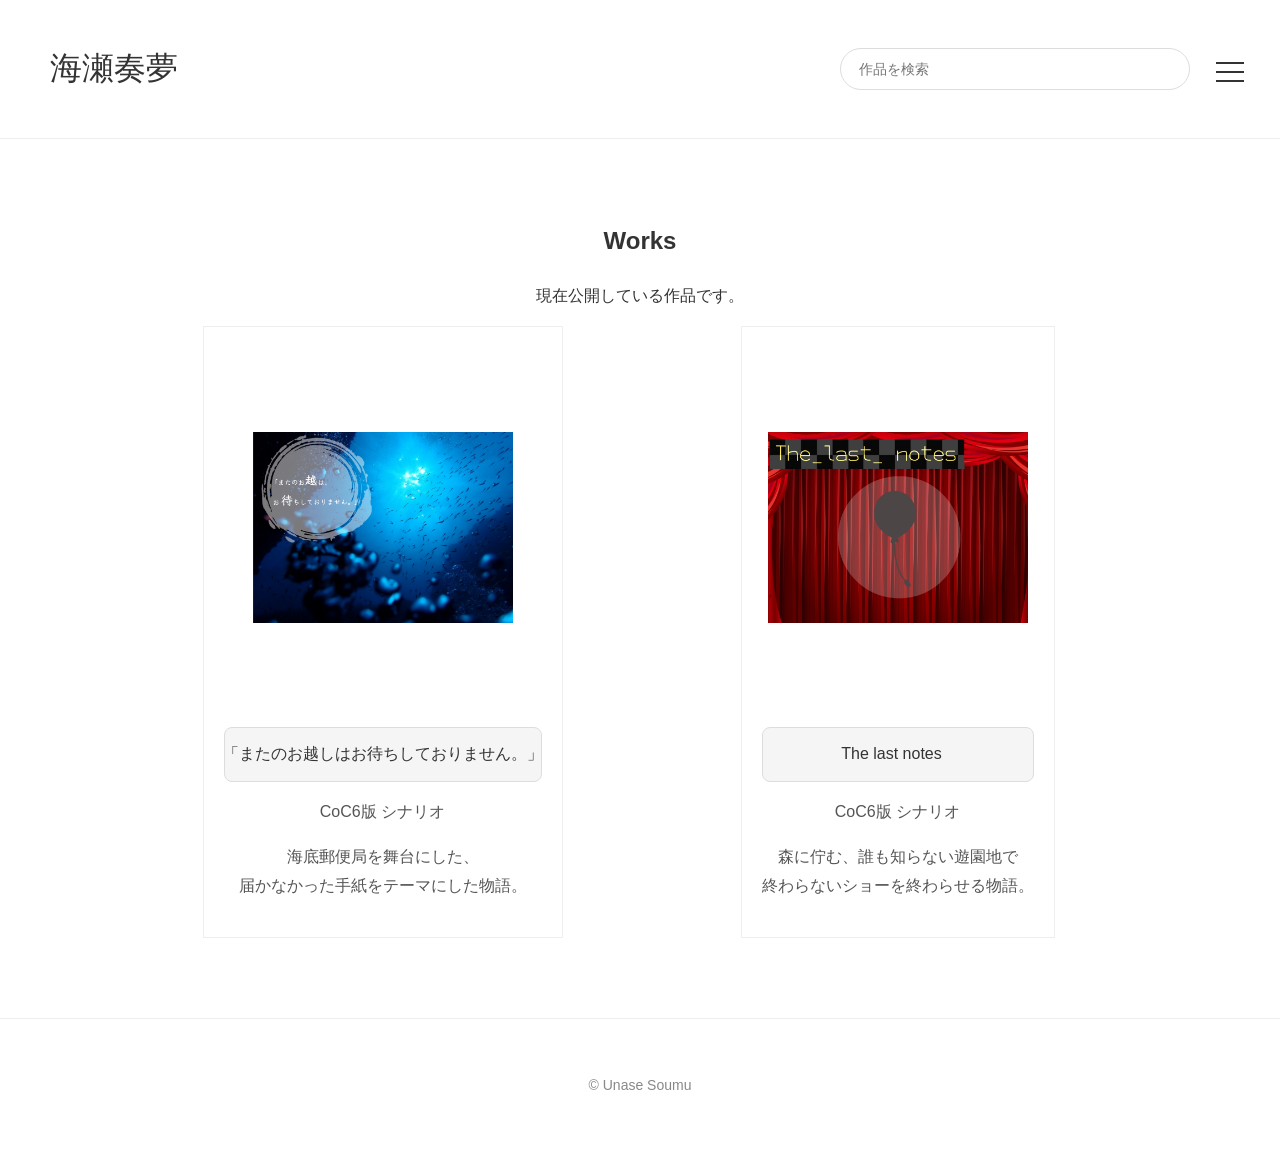
<file: works.html>
<!DOCTYPE html>
<html lang="ja">
<head>
    <meta charset="UTF-8">
    <meta name="viewport" content="width=device-width, initial-scale=1.0">
    <title>Works｜海瀬奏夢</title>

    <link rel="stylesheet" href="style.css">
</head>

<body>

<header>

    <a href="index.html" class="logo">
        海瀬奏夢
    </a>

    <div class="search">
        <input 
        type="text" 
        id="searchInput" 
        placeholder="作品を検索">
    </div>


    <button class="menu-button" id="menuButton" type="button">

        <span></span>
        <span></span>
        <span></span>

    </button>
    <nav class="menu-panel" id="menuPanel">

        <a href="works.html">Works</a>
        <a href="world.html">World</a>
        <a href="about.html">About</a>
        <a href="news.html">News</a>
        <a href="request.html">Request</a>
        <a href="contact.html">Contact</a>

    </nav>

</header>

<section class="works-page">

<h1>Works</h1>

<p class="works-text">
現在公開している作品です。
</p>


<div class="works-grid">

<div class="work-card">

<a href="work1.html" class="work-link">

    <div class="image-box">
        <img src="images/mata-no-okoshi.png"
        alt="またのお越しはお待ちしておりません。">
    </div>

 <div class="work-button">
    <span>「またのお越しはお待ちしておりません。」</span>
</div>

</a>


<p>CoC6版 シナリオ</p>
<p>
    海底郵便局を舞台にした、<br>
    届かなかった手紙をテーマにした物語。
</p>
</div>
<div class="work-card">

<a href="work2.html" class="work-link">

    <div class="image-box">
    <img src="images/the-last-notes.png"
         alt="The last notes">
</div>
    <div class="work-button">
        The last notes
    </div>

</a>

<p>CoC6版 シナリオ</p>

<p>
    森に佇む、誰も知らない遊園地で<br>
    終わらないショーを終わらせる物語。
</p>

</div>



</section>


<footer>

<p>© Unase Soumu</p>

</footer>

<script src="./script.js"></script>

</div> <!-- 2つ目のwork-card -->

</div> <!-- works-grid -->

</section>

<script src="./script.js"></script>

</body>
</html>
</file>
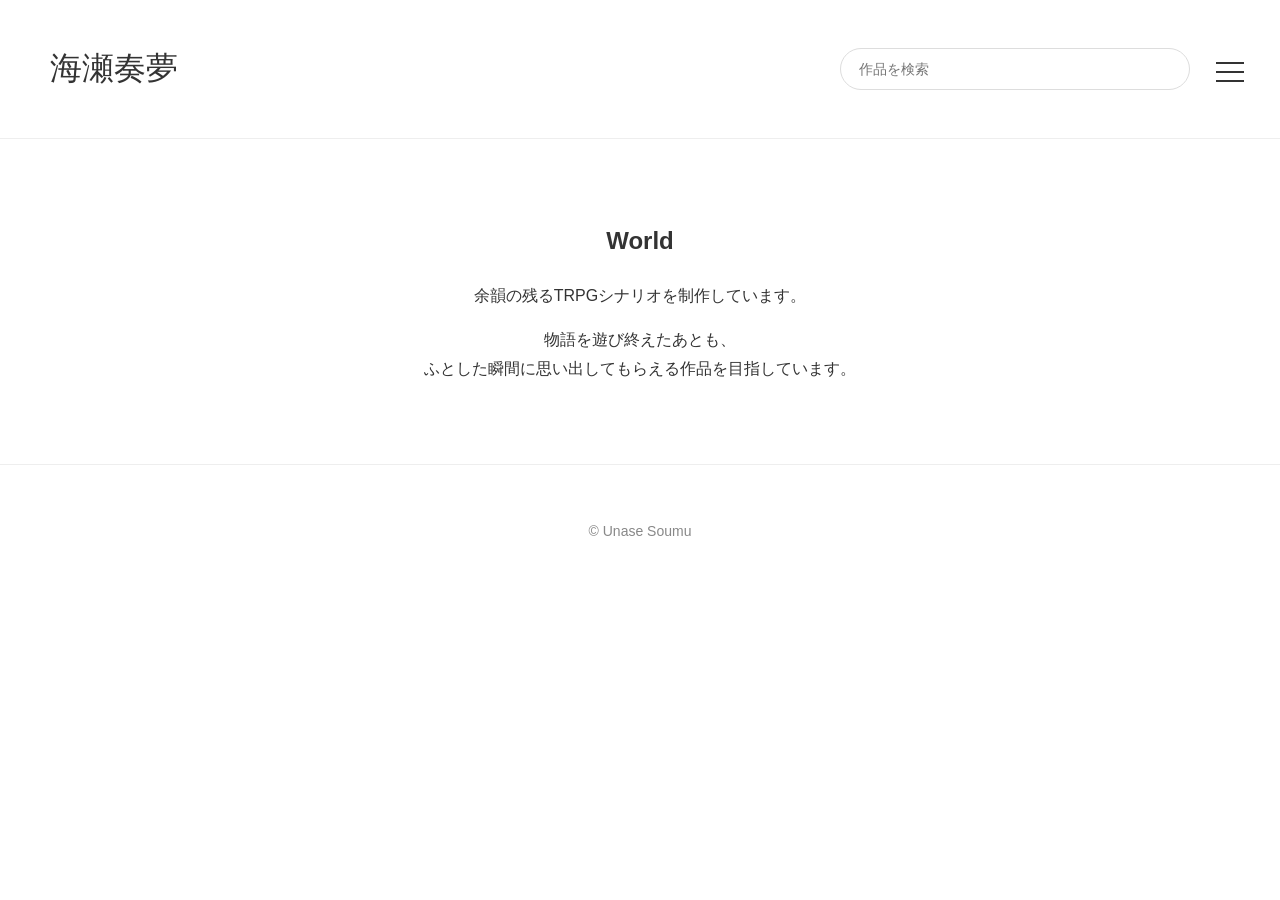
<file: world.html>
<!DOCTYPE html>
<html lang="ja">
<head>
    <meta charset="UTF-8">
    <meta name="viewport" content="width=device-width, initial-scale=1.0">
    <title>World｜海瀬奏夢</title>

    <link rel="stylesheet" href="style.css">
</head>

<body>

<header>

    <a href="index.html" class="logo">
        海瀬奏夢
    </a>
<div class="search">
    <input 
        type="text" 
        id="searchInput" 
        placeholder="作品を検索">
</div>

    <button class="menu-button" id="menuButton">

        <span></span>
        <span></span>
        <span></span>

    </button>


    <nav class="menu-panel" id="menuPanel">

        <a href="works.html">Works</a>
        <a href="world.html">World</a>
        <a href="about.html">About</a>
        <a href="news.html">News</a>
        <a href="request.html">Request</a>
        <a href="contact.html">Contact</a>

    </nav>

</header>
<section class="world-page">

<h1>World</h1>


<p>
余韻の残るTRPGシナリオを制作しています。
</p>

<p>
物語を遊び終えたあとも、<br>
ふとした瞬間に思い出してもらえる作品を目指しています。
</p>

</section>

<footer>
<p>© Unase Soumu</p>
</footer>
<script src="./script.js"></script>
</body>
</html>
</file>
<file: style.css>
/* =========================
   基本設定
========================= */

body {
    margin: 0;
    font-family: "Noto Sans JP", sans-serif;
    background: #ffffff;
    color: #333;
    line-height: 1.8;
}


/* =========================
   Header
========================= */

header {
    position: relative;
    padding: 40px 30px;
    border-bottom: 1px solid #eee;

    display: flex;
    align-items: center;
    justify-content: space-between;
}


.logo {
    text-decoration: none;
    color: #333;
    font-size: 32px;
    font-weight: 500;
    white-space: nowrap;

    margin-left: 20px;
}


.logo:hover {
    opacity: 0.7;
}


/* =========================
   Hero
========================= */

.hero {
    max-width:700px;
    margin:80px auto;
    padding:0 40px;
    text-align:center;
}


.hero p {
    font-size:22px;
    color:#666;
}


/* =========================
   Works
========================= */





/* =========================
   Works
========================= */

.works {
    max-width: 800px;
    margin: 80px auto;
    padding: 0 20px;

    display: grid;
    grid-template-columns: repeat(2, 1fr);
    gap: 20px;
}


.works h2 {

    grid-column:1 / -1;
    text-align:center;
    font-weight:normal;

}


/* 作品カード */

.work-card {
    border: 1px solid #eee;
    padding: 20px;
    text-align: center;
    box-sizing: border-box;
}



/* 画像を入れる箱 */

.work-image {

    width:300px;
    height:400px;

    margin:0 auto 25px;

    display:flex;
    justify-content:center;
    align-items:center;

}


/* 表紙画像 */

.work-image img {

    max-width:100%;
    max-height:100%;

    object-fit:contain;

    border-radius:12px;

}



/* ボタン */

.work-button {
    display: inline-block;

    padding: 12px 20px;
    margin-top: 20px;

    background: #f5f5f5;
    border: 1px solid #ddd;
    border-radius: 8px;

    color: #333 !important;
    text-align: center;
    text-decoration: none;

    width: 100%;
    max-width: 380px;

    box-sizing: border-box;

    white-space: nowrap;
}
.work-card p {

    color:#555;

}


/* スマホ */

@media screen and (max-width:600px){

    .works{

        display:block;

        padding:0 15px;

    }


    .work-card{

        margin-bottom:30px;

    }


    .work-image{

        width:250px;
        height:330px;

    }

}
/* =========================
   Coming Soon
========================= */

.coming-soon {

    display:flex;

    flex-direction:column;

    justify-content:center;

    min-height:380px;

    background:#f5f5f5;

    border:1px dashed #ccc;

}


.coming-soon h3 {

    font-size:28px;

    font-weight:normal;

}


.coming-soon p {

    color:#777;

}



/* =========================
   News
========================= */

/* Newsページ */

.news-page {
    max-width: 800px;
    margin: 80px auto;
    padding: 0 40px;
}

.news-page h1 {
    text-align: center;
    margin-bottom: 60px;
}

.news-item {
    text-align: left;
    margin-bottom: 60px;
}

.news-item .date {
    color: #888;
    font-size: 14px;
    margin-bottom: 10px;
}

.news-item h2 {
    margin: 0 0 20px;
}

.news-item p {
    margin: 0;
}

/* =========================
   共通ボタン
========================= */

.button {

    display:inline-block;

    padding:12px 35px;

    margin-top:30px;

    border:1px solid #333;

    border-radius:8px;

    color:#333;

    text-decoration:none;

}


.button:hover {

    background:#333;

    color:white;

}



/* =========================
   About
========================= */

.about-page {

    max-width:700px;

    margin:80px auto;

    padding:0 20px;

    text-align:center;

}

.about-page img {
    width: 180px;      /* 好きな大きさに変更OK */
    height: auto;
    display: block;
    margin: 30px auto;
    border-radius: 12px;
}
.about-page h1 {

    margin-bottom:40px;

}


.about-page h2 {

    margin-top:60px;

}


.about-list {

    list-style:none;

    padding:0;

}


.about-list li {

    margin:15px 0;

}



/* =========================
   Contact
========================= */

.contact-page {

    max-width:700px;

    margin:80px auto;

    padding:0 20px;

    text-align:center;

}


.contact-list {

    display:flex;

    justify-content:center;

    gap:40px;

    flex-wrap:wrap;

}



/* =========================
   World
========================= */

.world-page {

    max-width:700px;

    margin:80px auto;

    padding:0 20px;

    text-align:center;

}


.world-text {

    font-size:22px;

    color:#444;

}



/* =========================
   Footer
========================= */

footer {

    text-align:center;

    color:#888;

    font-size:14px;

    padding:40px 0;

    border-top:1px solid #eee;

}
/* =========================
   検索バー
========================= */

.search {
    margin-left: auto;
    margin-right: 20px;
}

.search input {
    width: 350px;
    height: 42px;
    padding: 10px 18px;
    margin: 0;

    border: 1px solid #ddd;
    border-radius: 30px;

    outline: none;
    font-size: 14px;
    box-sizing: border-box;
}

/* =========================
   スマホ
========================= */

@media screen and (max-width:600px) {

.search input {
    width: 160px;
}
}

/* =========================
   検索結果
========================= */

#searchResults {

    max-width:600px;

    margin:40px auto;

}



.result-card {

    background:white;

    border:1px solid #ddd;

    border-radius:20px;

    padding:25px;

    text-align:center;

    margin-bottom:20px;

}


.result-card a {

    display:inline-block;

    margin-top:15px;

    padding:12px 30px;

    border:1px solid #333;

    border-radius:30px;

    color:#333;

    text-decoration:none;

}



/* =========================
   作品詳細ページ
========================= */

.work-detail {

    max-width:700px;

    margin:80px auto;

    padding:0 60px;

    box-sizing:border-box;

    text-align:center;
}
.work-detail p {
    text-align:left;
}


.work-detail img {

    display:block;

    width:100%;

    max-width:400px;

    margin:0 auto 50px;

    border-radius:12px;

}


.work-detail h2 {

    margin-top:70px;

    margin-bottom:25px;

    font-weight:normal;

}


.work-detail p {

    color:#555;

    margin-bottom:40px;

}



/* =========================
   ハンバーガーボタン
========================= */

.menu-button {

    width:40px;

    height:30px;

    border:none;

    background:none;

    cursor:pointer;

    z-index:1000;

}



.menu-button span {

    display:block;

    height:2px;

    background:#333;

    margin:7px 0;

    transition:.3s;

}



/* 開いた時 */

.menu-button.active span:nth-child(1){

    transform:translateY(9px) rotate(45deg);

}


.menu-button.active span:nth-child(2){

    opacity:0;

}


.menu-button.active span:nth-child(3){

    transform:translateY(-9px) rotate(-45deg);

}



/* =========================
   メニュー画面
========================= */

.menu-panel {

    position:fixed;

    top:0;

    right:-100%;

    width:300px;

    height:100vh;

    background:white;

    padding-top:120px;

    box-shadow:-10px 0 30px rgba(0,0,0,.05);

    transition:.4s;

    z-index:999;

}



.menu-panel.open {

    right:0;

}



.menu-panel a {

    display:block;

    padding:20px 40px;

    color:#333;

    text-decoration:none;

    font-size:18px;

}
/* =========================
   スマホ表示
========================= */

@media screen and (max-width:600px){


/* Header */

header {

    height:140px;

    padding:30px 15px;

}


/* ロゴ */

.logo {

    position:absolute;

    left:20px;

    top:20px;

    font-size:18px;

}



/* ハンバーガー */

.menu-button {

    position:absolute;

    right:20px;

    top:20px;

}



/* 検索バー */

.search {

    position:absolute;

    right:10px;

    top:75px;

    margin:0;

}


.search input {

    width:160px;

}



/* メニュー */

.menu-panel {

    width:280px;

}



/* Works */

.works {

    display:block;

    padding:0 15px;

}



.work-card {

    width:100%;

    box-sizing:border-box;

    padding:20px;

    margin-bottom:30px;

}



/* ★スマホ画像サイズ */

/* 作品画像サイズ */




/* Coming Soon */

.coming-soon {

    min-height:150px;

}



/* 詳細ページ */

.work-detail {

    padding:0 20px;

}


.work-detail img {

    max-width:300px;

}


}
/* Works画像サイズ統一 */

.work-card {
    text-align:center;
}

.work-card .image-box {
    width: 240px;
    height: 170px;
    margin: 0 auto 20px;

    display: flex;
    justify-content: center;
    align-items: center;
}
.work-card .image-box img {
    width:100%;
    height:100%;
    object-fit:contain;
    border-radius:12px;
}
.work-link {
    text-decoration: none;
    color: #333;
}

.work-link:visited {
    color: #333;
}

.work-link:hover {
    color: #333;
}
.work-link,
.work-link:visited,
.work-link:hover,
.work-link:active {
    color: #333;
    text-decoration: none;
}
.work-link,
.work-link:link,
.work-link:visited,
.work-link:hover,
.work-link:active {
    color: #333 !important;
    text-decoration: none !important;
}

.work-button {
    color: #333 !important;
}
.works-page {
    max-width: 1000px;
    margin: 80px auto;
    padding: 0 20px;
}
/* ===== Worksページ調整 ===== */

.works-page {
    max-width: 1000px;
    margin: 80px auto;
    padding: 0 20px;
}

.works-page h1,
.works-page .works-text {
    text-align: center;
}

.works-grid {
    display: grid;
    grid-template-columns: repeat(2, 1fr);
    gap: 30px;
}
/* ホーム画面 */
.works .work-card {
    max-width: 420px;
    margin: 0 auto;
    padding: 20px;
}

/* Works画面 */
.works-page .work-card {
    max-width: 360px;
    margin: 0 auto;
    padding: 20px;
}

   /* ホーム画面の作品 */
.works .image-box {
    width: 320px;
    height: 450px;
}

.works .image-box img {
    width: 100%;
    height: 100%;
    object-fit: contain;
}

/* Worksページ */
.works-page .image-box {
    width: 240px;
    height: 340px;
}

.works-page .image-box img {
    width: 100%;
    height: 100%;
    object-fit: contain;
}

.works-page .work-card {
    max-width: 360px;
    margin: 0 auto;
    padding: 20px;
}
/* ホーム */
.works .image-box {
    width: 320px;
    height: 450px;
}

.works .image-box img {
    width: 100%;
    height: 100%;
    object-fit: contain;
}

/* Worksページ */
.works-page .image-box {
    width: 240px;
    height: 340px;
}

.works-page .image-box img {
    width: 100%;
    height: 100%;
    object-fit: contain;
}
/* Works画像 */

.works-page .image-box {
    width: 260px;
    height: 360px;
    margin: 0 auto 20px;

    display: flex;
    justify-content: center;
    align-items: center;
}

.works-page .image-box img {
    width: 100%;
    height: 100%;
    object-fit: contain;
}
/* Newsページ */

.news-preview {
    max-width: 700px;
    margin: 100px auto;
    padding: 0 40px;   /* 20px → 40px */
    text-align: left;
}
.news-page h1,
.news-page p {
    text-align: center;
}
/* ===== Newsページ ===== */

.news-page {
    max-width: 900px;
    margin: 80px auto;
    padding: 0 40px;
}

.news-page h1 {
    text-align: center;
    margin-bottom: 60px;
}

.news-item {
    margin-bottom: 70px;
}

.news-item h2 {
    text-align: left;
    margin-left: 20px;   /* 左に少し余白 */
}

.news-item .date {
    text-align: center;
    color: #777;
    margin: 15px 0 30px;
}

.news-item p {
    text-align: left;
    margin-left: 20px;   /* 左に少し余白 */
    line-height: 2;
}
/* ===== Newsページ ===== */

.news-page {
    max-width: 900px;
    margin: 80px auto;
    padding: 0 40px;
}

.news-page h1 {
    text-align: center;
    margin-bottom: 60px;
}

.news-item {
    margin-bottom: 70px;
    padding-left: 20px;   /* 左に余白 */
}

.news-item h2 {
    text-align: left;
    margin: 0 0 20px;
}

.news-item .date {
    text-align: left;
    color: #777;
    margin: 0 0 20px;
}

.news-item p {
    text-align: left;
    margin: 0 0 12px;
    line-height: 2;
}
@media screen and (max-width:600px){

    .works-grid {
        display:block;
    }

}
@media screen and (max-width:600px){

    .work-button {
        font-size:14px;
        max-width:100%;
    }

}
/* ボタン文字位置調整 */

.work-button {
    text-align: left;
    padding-left: 18px;
}
@media screen and (max-width:600px){

    .work-button {
        text-align: center;
        padding-left: 20px;
    }

}
@media screen and (max-width:600px){

    .work-button {
        text-align: center !important;
        padding-left: 20px;
        padding-right: 20px;
    }

}
.work-detail {
    text-align:center;
}

.work-detail p {
    text-align:center;
}

/* PC版Worksボタン文字調整 */
@media screen and (min-width:601px){

    .works-page .work-button {
        display: block;
        margin-left: 0;
        margin-right: auto;

        text-align: left;
        padding-left: 18px;
    }

}
@media screen and (min-width:601px){

    .works-page .work-button span {
        display:inline-block;
        transform:translateX(-10px);
    }

}
@media screen and (min-width:601px){

    .works-page .work-button {
        display: flex !important;
        justify-content: flex-start !important;
        align-items: center;

        padding-left: 8px !important;
        text-align: left !important;
    }

}
@media screen and (min-width:601px){

    .works-page .work-button {
        justify-content: center !important;
        text-indent: -15px !important;
    }

}
/* The last notes のボタンは中央 */
.work-card:nth-child(2) .work-button {
    text-indent: 0 !important;
}
/* ホーム画面のThe last notesボタンを中央 */
.works .work-card:nth-child(2) .work-button {
    text-indent: 0 !important;
}
/* The last notes は中央に戻す */
.work-button.the {
    text-indent: 0 !important;
}/* ホームのThe last notesボタンを中央 */
.works .work-card:nth-of-type(2) .work-button {
    text-indent: 0 !important;
}
/* ホームのまたのお越しだけ左寄せ */
@media screen and (min-width:601px){

    .works .work-card:first-of-type .work-button {
        text-indent: -15px !important;
    }

    /* ホームのThe last notesは中央 */
    .works .work-card:nth-child(2) .work-button {
        text-indent: 0 !important;
    }

}
/* ホームのボタン文字を中央 */
.works .work-button {
    text-align: center !important;
    text-indent: 0 !important;
    padding-left: 20px !important;
    padding-right: 20px !important;
}
.work-button.the {
    text-align:center !important;
    text-indent:0 !important;
    padding-left:20px !important;
}
@media screen and (min-width:601px) {
    .works-page .work-card:first-child .work-button {
        justify-content: center !important;
        text-indent: 0 !important;
        padding-left: 20px !important;
        padding-right: 20px !important;
    }

    .works-page .work-card:first-child .work-button span {
        transform: none !important;
    }
}
.work-description {
    white-space: nowrap;
}
.works-page .work-card p {
    white-space: nowrap;
}
.booth-button {
    display: inline-block;
    margin-top: 10px;
    padding: 12px 30px;
    background: #f5f5f5;
    border: 1px solid #ddd;
    border-radius: 8px;
    color: #333;
    text-decoration: none;
}

.booth-button:hover {
    background: #333;
    color: white;
}
</file>
